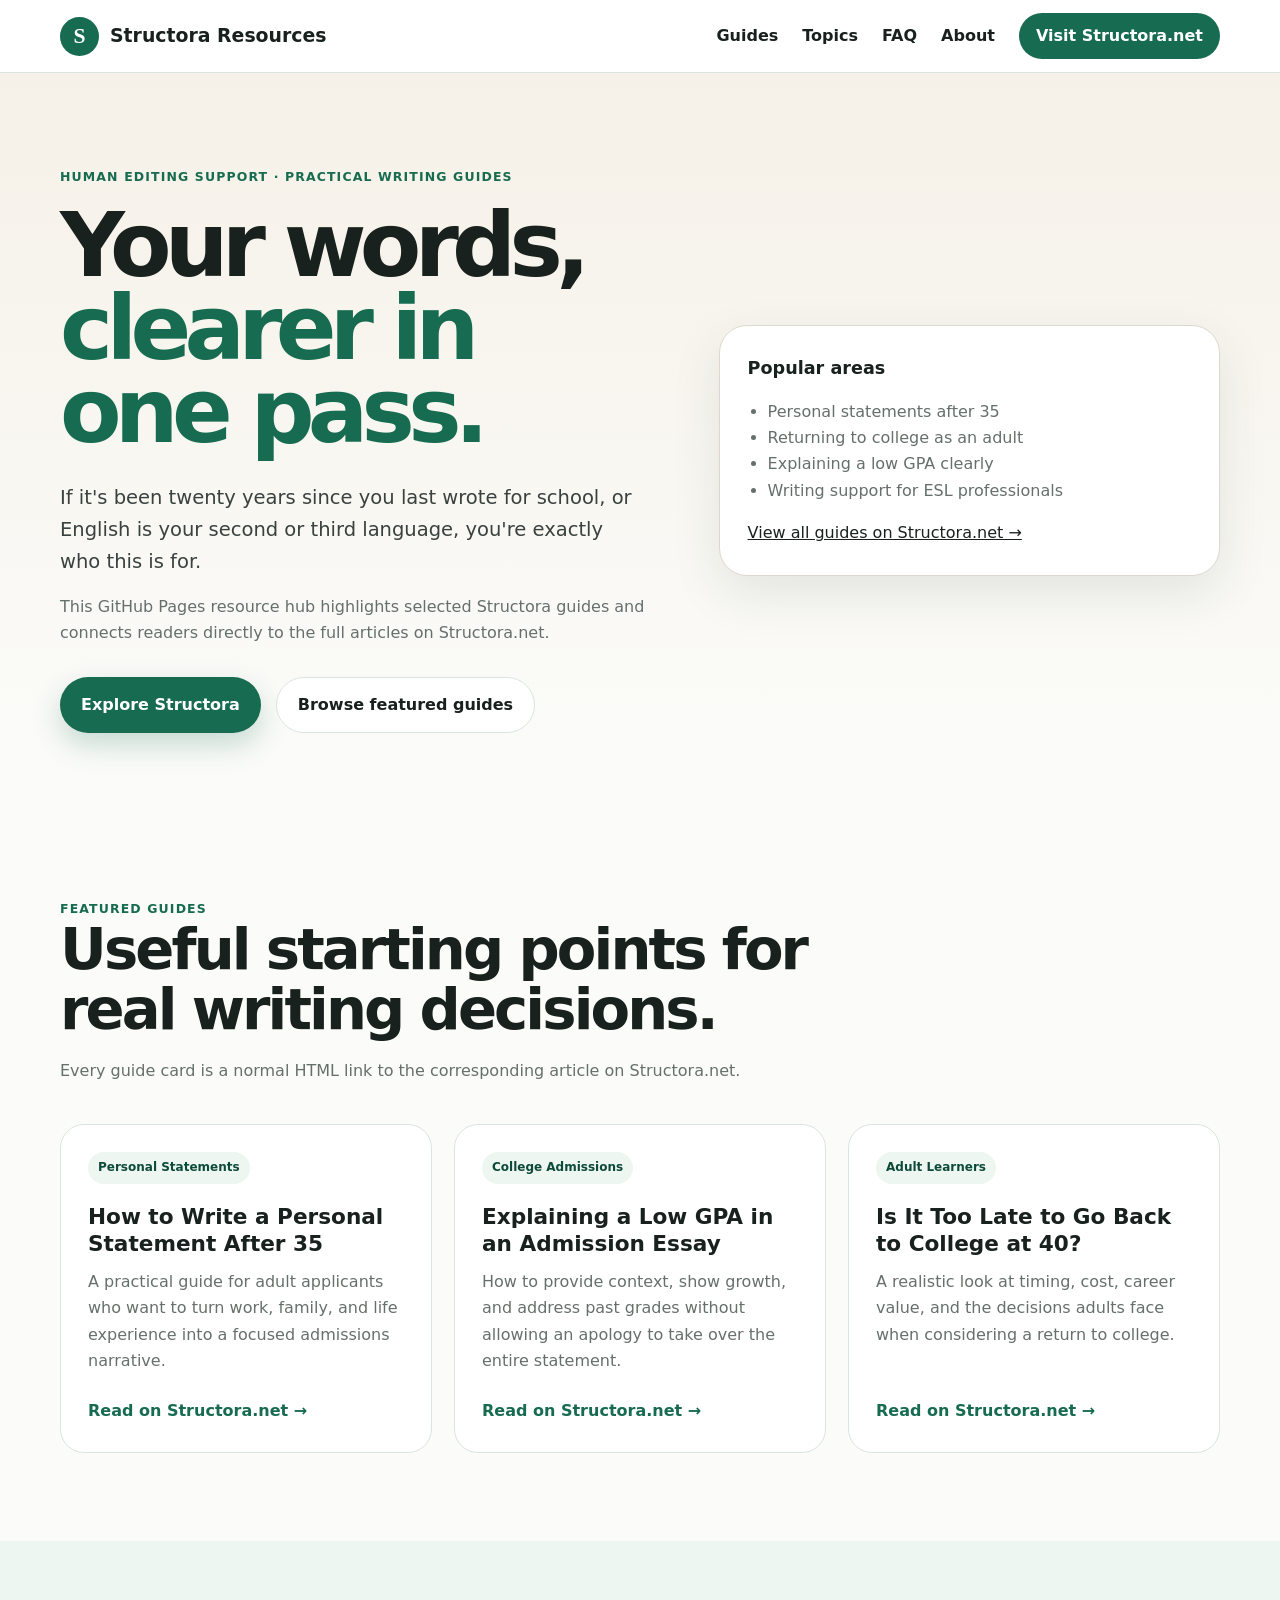
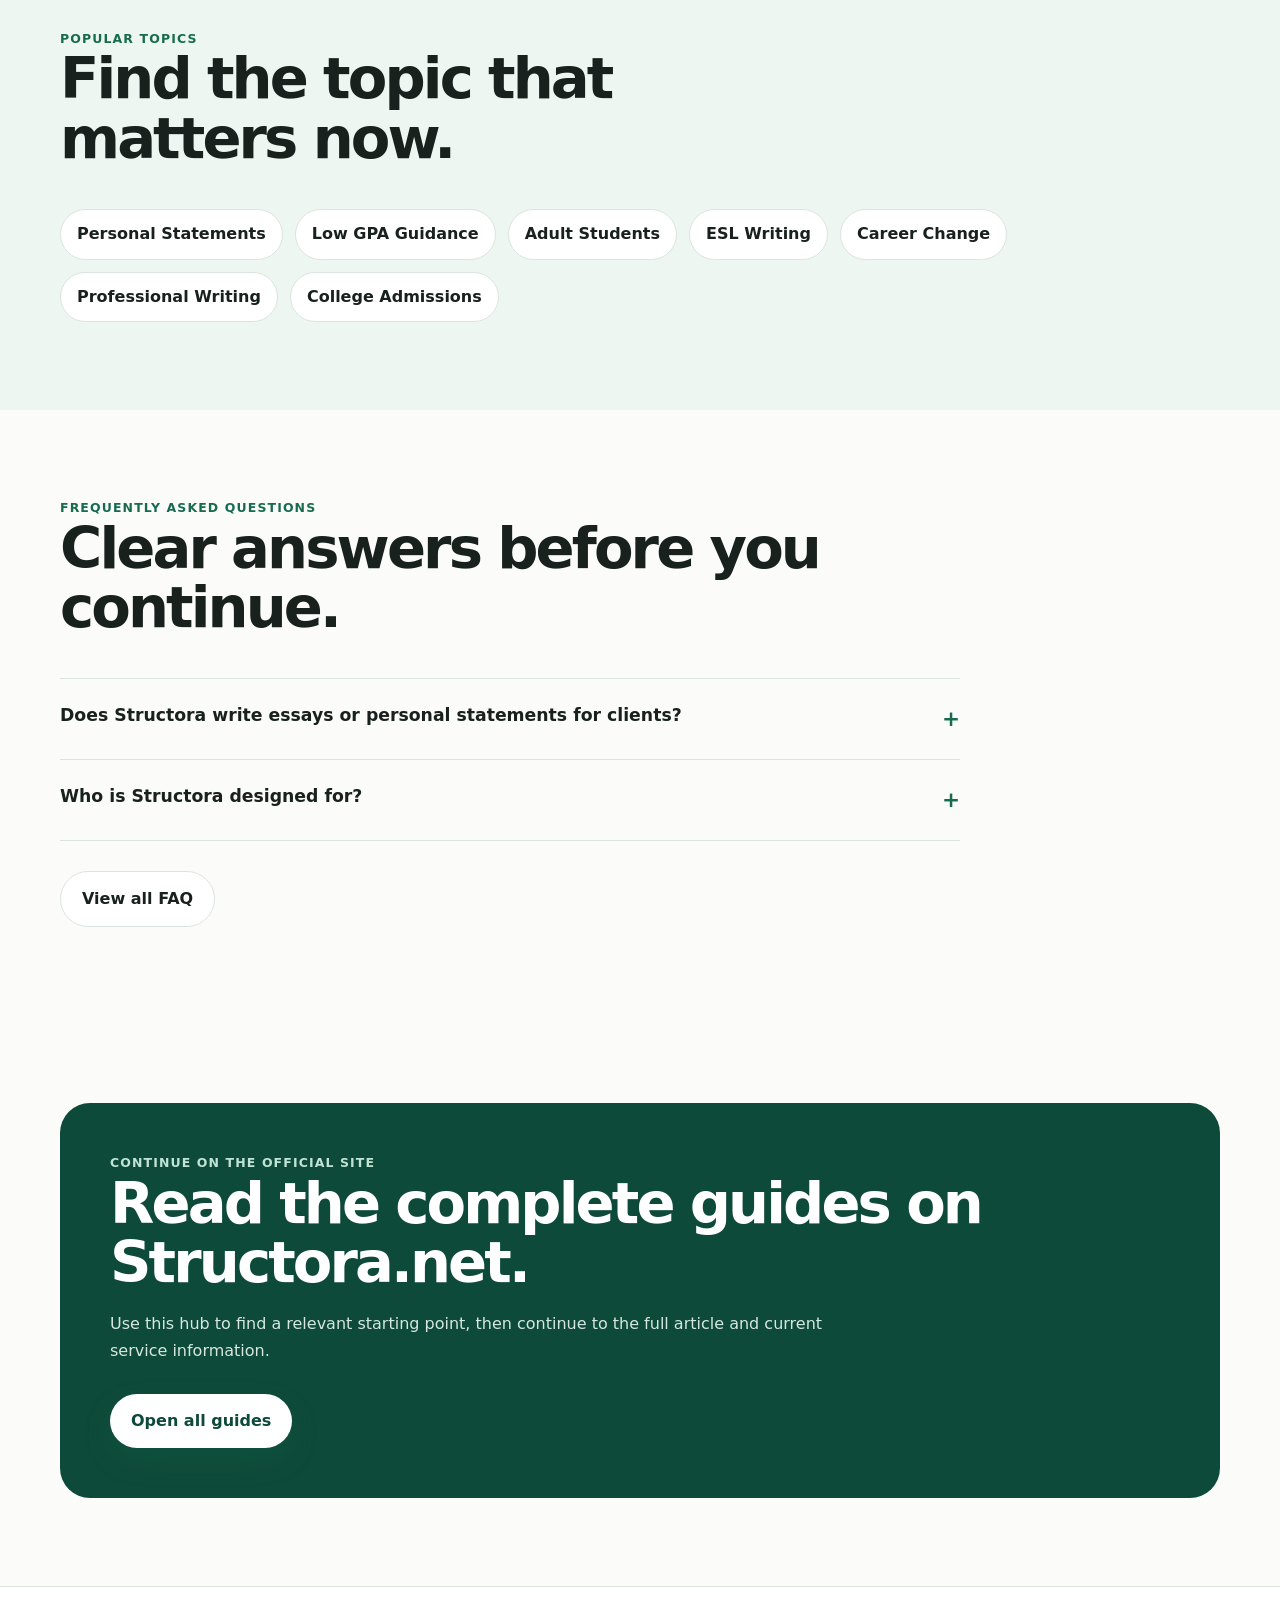
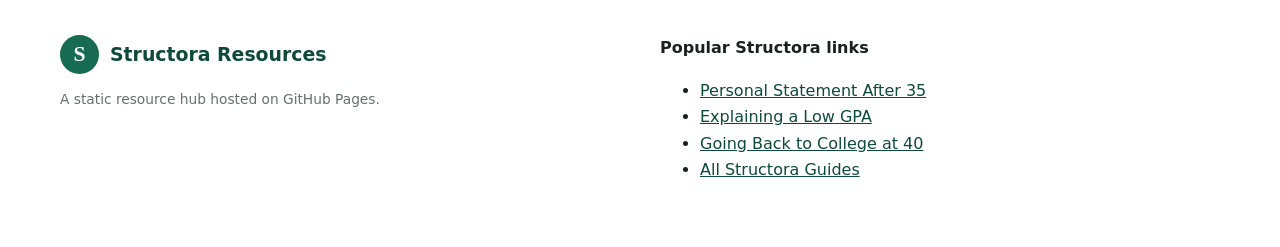
<file: index.html>
<!doctype html><html lang="en">
<head>
<meta charset="utf-8">
<meta name="viewport" content="width=device-width,initial-scale=1">
<title>Structora Resources | Writing Guides for Adult Learners</title>
<meta name="description" content="Explore practical Structora guides for adult learners, career changers, ESL professionals, personal statements, and college admissions.">
<link rel="canonical" href="https://structoranet.github.io/">
<meta name="robots" content="index,follow,max-image-preview:large">
<meta property="og:type" content="website">
<meta property="og:title" content="Structora Resources | Writing Guides for Adult Learners">
<meta property="og:description" content="Explore practical Structora guides for adult learners, career changers, ESL professionals, personal statements, and college admissions.">
<meta property="og:url" content="https://structoranet.github.io/">
<meta name="twitter:card" content="summary">
<link rel="icon" href="assets/favicon.svg" type="image/svg+xml">
<link rel="stylesheet" href="styles.css">
<script type="application/ld+json">{"@context": "https://schema.org", "@type": "WebSite", "name": "Structora Resources", "url": "https://structoranet.github.io/", "description": "A GitHub Pages resource hub linking to Structora writing guides.", "publisher": {"@type": "Organization", "name": "Structora", "url": "https://www.structora.net/"}}</script>
</head>
<body>

<header class="header">
  <div class="container nav">
    <a class="brand" href="index.html"><span class="mark">S</span><span>Structora Resources</span></a>
    <nav class="links" aria-label="Primary navigation">
      <a href="guides.html">Guides</a>
      <a href="topics.html">Topics</a>
      <a href="faq.html">FAQ</a>
      <a href="about.html">About</a>
      <a class="cta" href="https://www.structora.net/">Visit Structora.net</a>
    </nav>
  </div>
</header>
<main>
<section class="hero">
  <div class="container hero-grid">
    <div>
      <div class="kicker">Human editing support · Practical writing guides</div>
      <h1>Your words,<br><span>clearer in one pass.</span></h1>
      <p class="lead">If it's been twenty years since you last wrote for school, or English is your second or third language, you're exactly who this is for.</p>
      <p class="sub">This GitHub Pages resource hub highlights selected Structora guides and connects readers directly to the full articles on Structora.net.</p>
      <div class="actions">
        <a class="button primary" href="https://www.structora.net/">Explore Structora</a>
        <a class="button secondary" href="guides.html">Browse featured guides</a>
      </div>
    </div>
    <aside class="hero-card">
      <strong>Popular areas</strong>
      <ul>
        <li>Personal statements after 35</li>
        <li>Returning to college as an adult</li>
        <li>Explaining a low GPA clearly</li>
        <li>Writing support for ESL professionals</li>
      </ul>
      <a href="https://www.structora.net/guides/">View all guides on Structora.net →</a>
    </aside>
  </div>
</section>

<section class="section">
  <div class="container">
    <div class="section-head">
      <div class="kicker">Featured guides</div>
      <h2>Useful starting points for real writing decisions.</h2>
      <p class="sub">Every guide card is a normal HTML link to the corresponding article on Structora.net.</p>
    </div>
    <div class="grid"><a class="card" href="https://www.structora.net/guides/how-to-write-a-personal-statement-after-35/">
<span class="tag">Personal Statements</span>
<h3>How to Write a Personal Statement After 35</h3>
<p>A practical guide for adult applicants who want to turn work, family, and life experience into a focused admissions narrative.</p>
<span class="read">Read on Structora.net →</span>
</a>
<a class="card" href="https://www.structora.net/guides/explaining-low-gpa-in-admission-essays/">
<span class="tag">College Admissions</span>
<h3>Explaining a Low GPA in an Admission Essay</h3>
<p>How to provide context, show growth, and address past grades without allowing an apology to take over the entire statement.</p>
<span class="read">Read on Structora.net →</span>
</a>
<a class="card" href="https://www.structora.net/guides/is-it-too-late-to-go-back-to-college-at-40/">
<span class="tag">Adult Learners</span>
<h3>Is It Too Late to Go Back to College at 40?</h3>
<p>A realistic look at timing, cost, career value, and the decisions adults face when considering a return to college.</p>
<span class="read">Read on Structora.net →</span>
</a></div>
  </div>
</section>

<section class="section topics">
  <div class="container">
    <div class="section-head"><div class="kicker">Popular topics</div><h2>Find the topic that matters now.</h2></div>
    <div class="topic-wrap">
      <a href="https://www.structora.net/guides/how-to-write-a-personal-statement-after-35/">Personal Statements</a>
      <a href="https://www.structora.net/guides/explaining-low-gpa-in-admission-essays/">Low GPA Guidance</a>
      <a href="https://www.structora.net/guides/is-it-too-late-to-go-back-to-college-at-40/">Adult Students</a>
      <a href="https://www.structora.net/guides/">ESL Writing</a>
      <a href="https://www.structora.net/guides/">Career Change</a>
      <a href="https://www.structora.net/guides/">Professional Writing</a>
      <a href="https://www.structora.net/guides/">College Admissions</a>
    </div>
  </div>
</section>

<section class="section">
  <div class="container">
    <div class="section-head"><div class="kicker">Frequently asked questions</div><h2>Clear answers before you continue.</h2></div>
    <div class="faq-list"><details><summary>Does Structora write essays or personal statements for clients?</summary><p>No. Structora focuses on editing, feedback, clarity, structure, and educational guidance based on the writer’s own draft.</p></details>
<details><summary>Who is Structora designed for?</summary><p>Structora is designed for adult learners, career changers, admissions applicants, ESL professionals, and other writers who want help improving their own work.</p></details></div>
    <div class="actions"><a class="button secondary" href="faq.html">View all FAQ</a></div>
  </div>
</section>

<section class="section">
  <div class="container cta-box">
    <div class="kicker" style="color:#bfe3d5">Continue on the official site</div>
    <h2>Read the complete guides on Structora.net.</h2>
    <p>Use this hub to find a relevant starting point, then continue to the full article and current service information.</p>
    <div class="actions"><a class="button primary" style="background:#fff;color:#0e4a39" href="https://www.structora.net/guides/">Open all guides</a></div>
  </div>
</section>
</main>

<footer class="footer">
  <div class="container footer-grid">
    <div>
      <a class="brand" href="index.html"><span class="mark">S</span><span>Structora Resources</span></a>
      <p class="small">A static resource hub hosted on GitHub Pages.</p>
    </div>
    <div>
      <strong>Popular Structora links</strong>
      <ul>
        <li><a href="https://www.structora.net/guides/how-to-write-a-personal-statement-after-35/">Personal Statement After 35</a></li>
        <li><a href="https://www.structora.net/guides/explaining-low-gpa-in-admission-essays/">Explaining a Low GPA</a></li>
        <li><a href="https://www.structora.net/guides/is-it-too-late-to-go-back-to-college-at-40/">Going Back to College at 40</a></li>
        <li><a href="https://www.structora.net/guides/">All Structora Guides</a></li>
      </ul>
    </div>
  </div>
</footer>
</body></html>
</file>
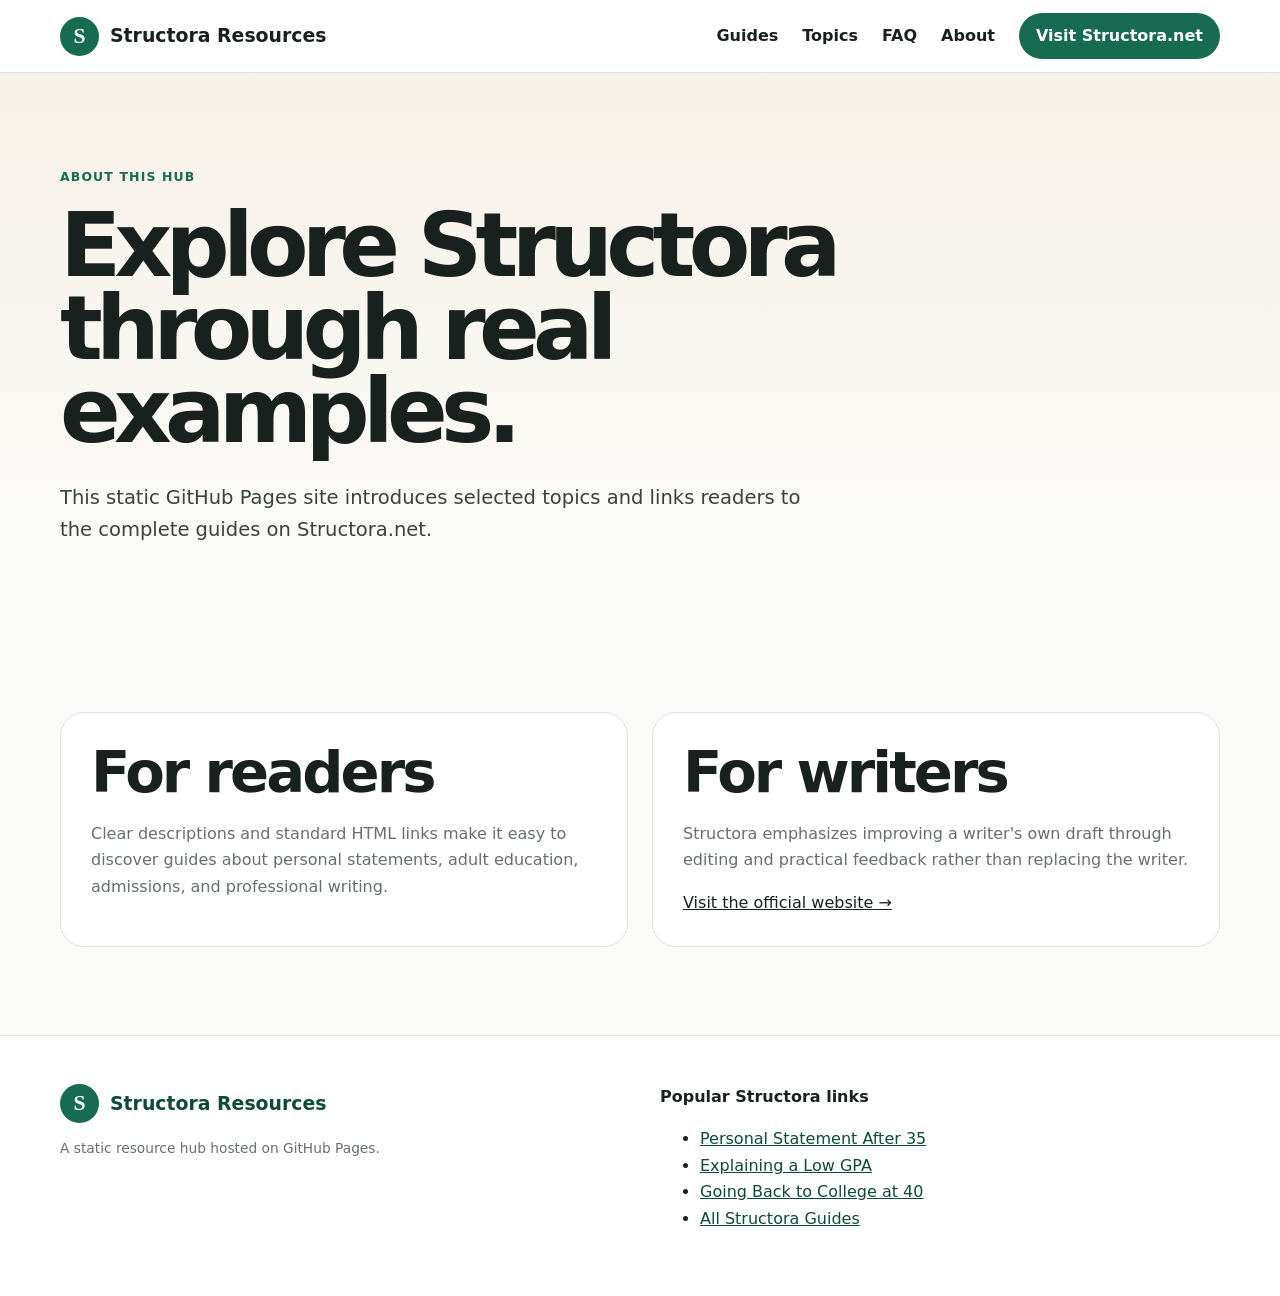
<file: about.html>
<!doctype html><html lang="en">
<head>
<meta charset="utf-8">
<meta name="viewport" content="width=device-width,initial-scale=1">
<title>About Structora Resources | Ethical Writing Support</title>
<meta name="description" content="Learn about this GitHub Pages hub and Structora's focus on editing, practical feedback, and writer ownership.">
<link rel="canonical" href="https://structoranet.github.io/about.html">
<meta name="robots" content="index,follow,max-image-preview:large">
<meta property="og:type" content="website">
<meta property="og:title" content="About Structora Resources | Ethical Writing Support">
<meta property="og:description" content="Learn about this GitHub Pages hub and Structora's focus on editing, practical feedback, and writer ownership.">
<meta property="og:url" content="https://structoranet.github.io/about.html">
<meta name="twitter:card" content="summary">
<link rel="icon" href="assets/favicon.svg" type="image/svg+xml">
<link rel="stylesheet" href="styles.css">

</head>
<body>
<header class="header">
  <div class="container nav">
    <a class="brand" href="index.html"><span class="mark">S</span><span>Structora Resources</span></a>
    <nav class="links" aria-label="Primary navigation">
      <a href="guides.html">Guides</a>
      <a href="topics.html">Topics</a>
      <a href="faq.html">FAQ</a>
      <a href="about.html">About</a>
      <a class="cta" href="https://www.structora.net/">Visit Structora.net</a>
    </nav>
  </div>
</header>
<main>
<section class="hero"><div class="container"><div class="kicker">About this hub</div><h1 style="max-width:920px">Explore Structora through real examples.</h1><p class="lead">This static GitHub Pages site introduces selected topics and links readers to the complete guides on Structora.net.</p></div></section>
<section class="section"><div class="container info-grid">
<article class="info"><h2>For readers</h2><p>Clear descriptions and standard HTML links make it easy to discover guides about personal statements, adult education, admissions, and professional writing.</p></article>
<article class="info"><h2>For writers</h2><p>Structora emphasizes improving a writer's own draft through editing and practical feedback rather than replacing the writer.</p><a href="https://www.structora.net/">Visit the official website →</a></article>
</div></section></main>
<footer class="footer">
  <div class="container footer-grid">
    <div>
      <a class="brand" href="index.html"><span class="mark">S</span><span>Structora Resources</span></a>
      <p class="small">A static resource hub hosted on GitHub Pages.</p>
    </div>
    <div>
      <strong>Popular Structora links</strong>
      <ul>
        <li><a href="https://www.structora.net/guides/how-to-write-a-personal-statement-after-35/">Personal Statement After 35</a></li>
        <li><a href="https://www.structora.net/guides/explaining-low-gpa-in-admission-essays/">Explaining a Low GPA</a></li>
        <li><a href="https://www.structora.net/guides/is-it-too-late-to-go-back-to-college-at-40/">Going Back to College at 40</a></li>
        <li><a href="https://www.structora.net/guides/">All Structora Guides</a></li>
      </ul>
    </div>
  </div>
</footer></body></html>
</file>
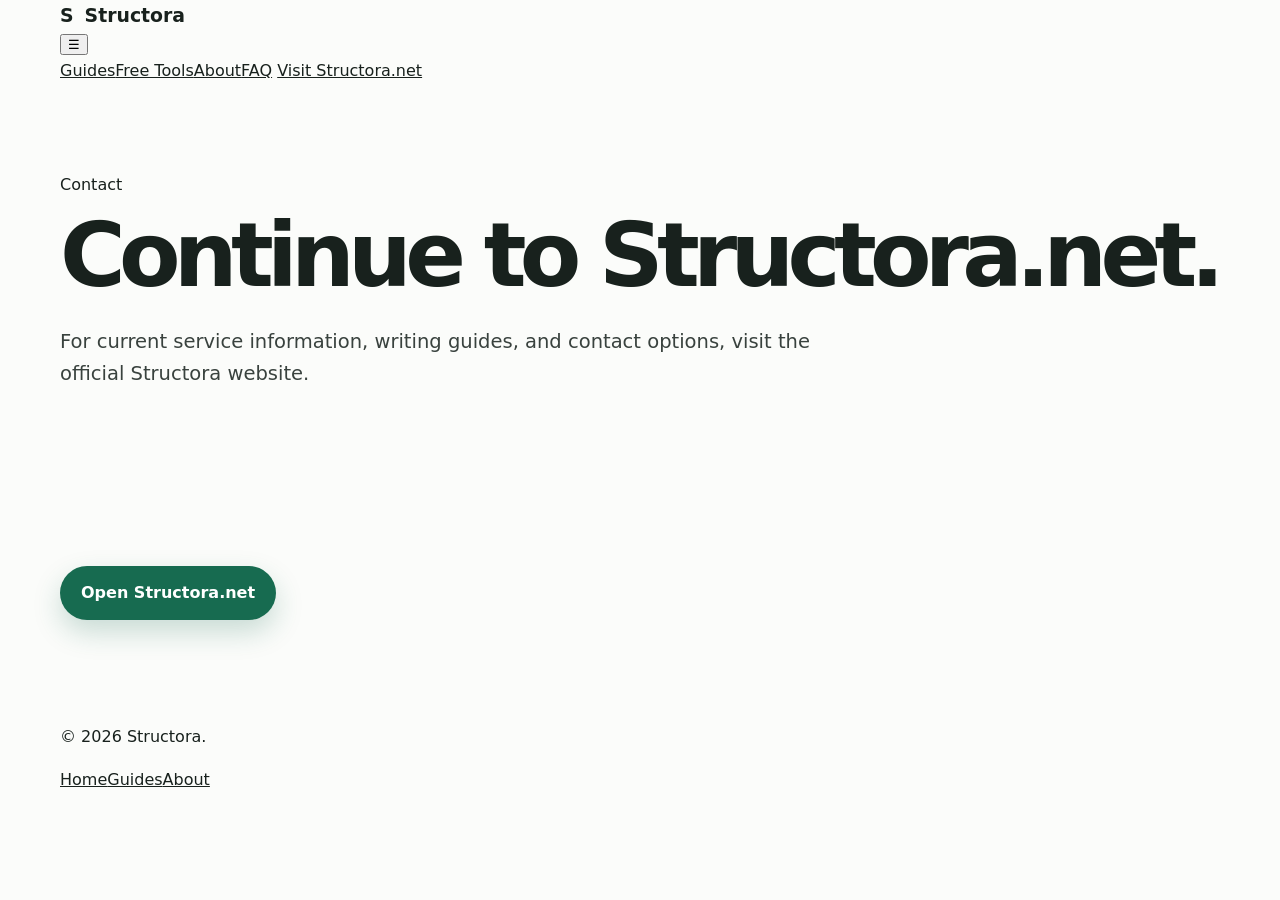
<file: contact.html>
<!DOCTYPE html>
<html lang="en">
<head>
  <meta charset="UTF-8">
  <meta name="viewport" content="width=device-width, initial-scale=1.0">
  <meta name="description" content="Contact Structora.">
  <title>Contact | Structora</title>
  <link rel="icon" href="assets/favicon.svg" type="image/svg+xml">
  <link rel="stylesheet" href="styles.css">
  <script defer src="script.js"></script>
</head>
<body>
  <header class="site-header">
    <div class="container nav-wrap">
      <a class="brand" href="index.html"><span class="brand-mark">S</span><span>Structora</span></a>
      <button class="menu-toggle" aria-label="Open menu" aria-expanded="false">☰</button>
      <nav class="site-nav">
        <a href="guides.html">Guides</a><a href="tools.html">Free Tools</a><a href="about.html">About</a><a href="faq.html">FAQ</a>
        <a class="nav-button" href="https://www.structora.net/" target="_blank" rel="noopener">Visit Structora.net</a>
      </nav>
    </div>
  </header>
  <main>
    <section class="page-hero section compact">
      <div class="container narrow reveal">
        <span class="eyebrow">Contact</span>
        <h1>Continue to Structora.net.</h1>
        <p class="lead">For current service information, writing guides, and contact options, visit the official Structora website.</p>
      </div>
    </section>
    <section class="section compact"><div class="container narrow center reveal">
      <a class="button primary" href="https://www.structora.net/" target="_blank" rel="noopener">Open Structora.net</a>
    </div></section>
  </main>
  <footer class="site-footer">
    <div class="container footer-wrap">
      <p>© 2026 Structora.</p>
      <nav><a href="index.html">Home</a><a href="guides.html">Guides</a><a href="about.html">About</a></nav>
    </div>
  </footer>
</body>
</html>
</file>
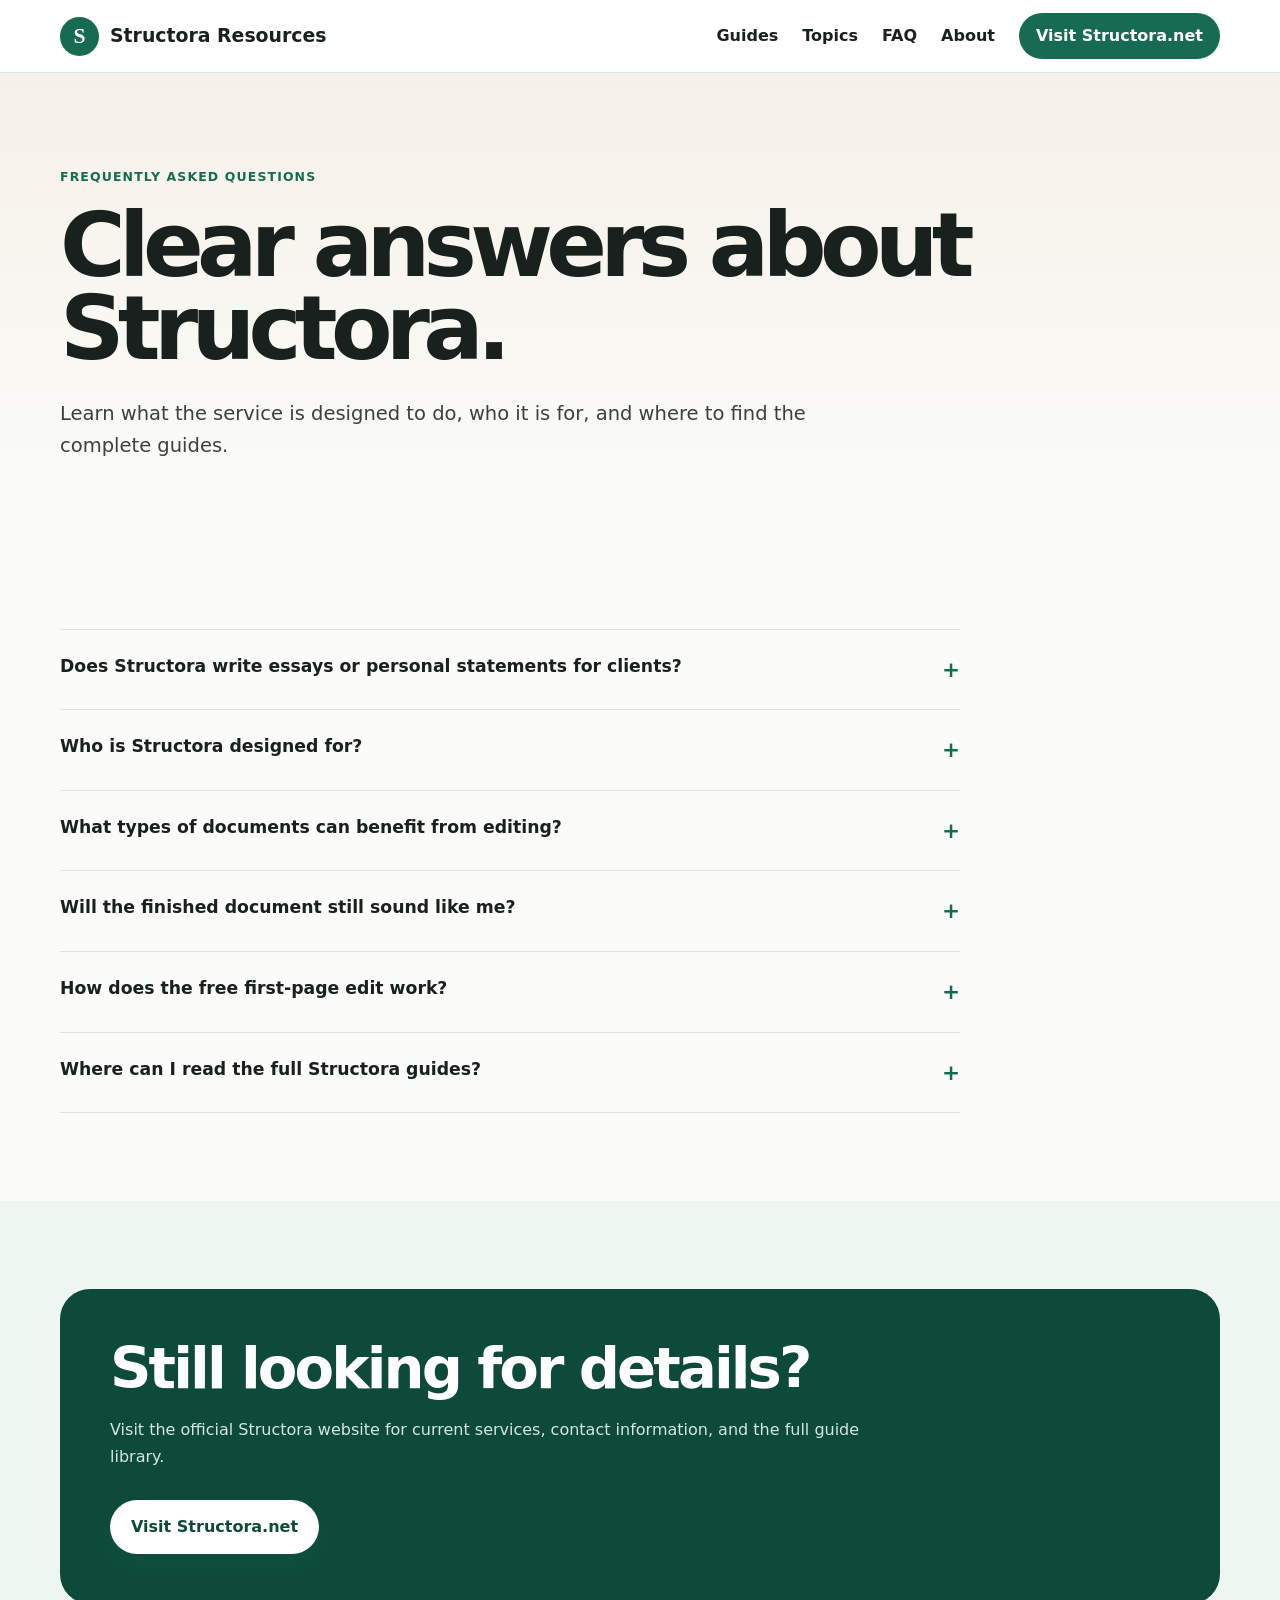
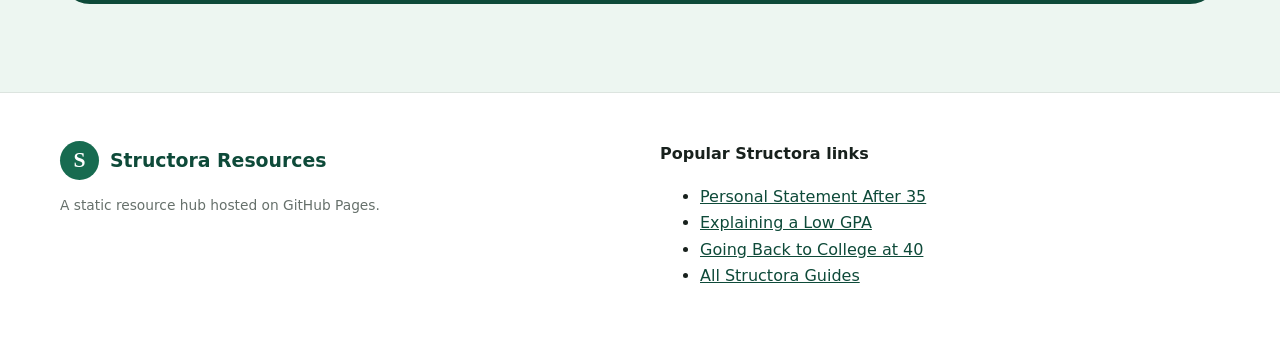
<file: faq.html>
<!doctype html><html lang="en">
<head>
<meta charset="utf-8">
<meta name="viewport" content="width=device-width,initial-scale=1">
<title>Structora FAQ | Editing, Guides and Writer Ownership</title>
<meta name="description" content="Answers about Structora editing support, adult learners, ESL writing, document types, writer ownership, and guide access.">
<link rel="canonical" href="https://structoranet.github.io/faq.html">
<meta name="robots" content="index,follow,max-image-preview:large">
<meta property="og:type" content="website">
<meta property="og:title" content="Structora FAQ | Editing, Guides and Writer Ownership">
<meta property="og:description" content="Answers about Structora editing support, adult learners, ESL writing, document types, writer ownership, and guide access.">
<meta property="og:url" content="https://structoranet.github.io/faq.html">
<meta name="twitter:card" content="summary">
<link rel="icon" href="assets/favicon.svg" type="image/svg+xml">
<link rel="stylesheet" href="styles.css">
<script type="application/ld+json">{"@context": "https://schema.org", "@type": "FAQPage", "mainEntity": [{"@type": "Question", "name": "Does Structora write essays or personal statements for clients?", "acceptedAnswer": {"@type": "Answer", "text": "No. Structora focuses on editing, feedback, clarity, structure, and educational guidance based on the writer\u2019s own draft."}}, {"@type": "Question", "name": "Who is Structora designed for?", "acceptedAnswer": {"@type": "Answer", "text": "Structora is designed for adult learners, career changers, admissions applicants, ESL professionals, and other writers who want help improving their own work."}}, {"@type": "Question", "name": "What types of documents can benefit from editing?", "acceptedAnswer": {"@type": "Answer", "text": "Personal statements, admissions materials, academic drafts, professional emails, reports, cover letters, and other documents where clarity and organization matter."}}, {"@type": "Question", "name": "Will the finished document still sound like me?", "acceptedAnswer": {"@type": "Answer", "text": "That is the goal. The editing approach is built around preserving the writer\u2019s meaning and voice while improving clarity, flow, grammar, and structure."}}, {"@type": "Question", "name": "How does the free first-page edit work?", "acceptedAnswer": {"@type": "Answer", "text": "Current details and availability are provided on the official Structora website. This GitHub Pages site links directly to the official contact and service information."}}, {"@type": "Question", "name": "Where can I read the full Structora guides?", "acceptedAnswer": {"@type": "Answer", "text": "Use the guide links on this site or visit the complete guides directory on Structora.net."}}]}</script>
</head>
<body>
<header class="header">
  <div class="container nav">
    <a class="brand" href="index.html"><span class="mark">S</span><span>Structora Resources</span></a>
    <nav class="links" aria-label="Primary navigation">
      <a href="guides.html">Guides</a>
      <a href="topics.html">Topics</a>
      <a href="faq.html">FAQ</a>
      <a href="about.html">About</a>
      <a class="cta" href="https://www.structora.net/">Visit Structora.net</a>
    </nav>
  </div>
</header>
<main>
<section class="hero"><div class="container"><div class="kicker">Frequently asked questions</div><h1 style="max-width:950px">Clear answers about Structora.</h1><p class="lead">Learn what the service is designed to do, who it is for, and where to find the complete guides.</p></div></section>
<section class="section"><div class="container"><div class="faq-list"><details><summary>Does Structora write essays or personal statements for clients?</summary><p>No. Structora focuses on editing, feedback, clarity, structure, and educational guidance based on the writer’s own draft.</p></details>
<details><summary>Who is Structora designed for?</summary><p>Structora is designed for adult learners, career changers, admissions applicants, ESL professionals, and other writers who want help improving their own work.</p></details>
<details><summary>What types of documents can benefit from editing?</summary><p>Personal statements, admissions materials, academic drafts, professional emails, reports, cover letters, and other documents where clarity and organization matter.</p></details>
<details><summary>Will the finished document still sound like me?</summary><p>That is the goal. The editing approach is built around preserving the writer’s meaning and voice while improving clarity, flow, grammar, and structure.</p></details>
<details><summary>How does the free first-page edit work?</summary><p>Current details and availability are provided on the official Structora website. This GitHub Pages site links directly to the official contact and service information.</p></details>
<details><summary>Where can I read the full Structora guides?</summary><p>Use the guide links on this site or visit the complete guides directory on Structora.net.</p></details></div></div></section>
<section class="section topics"><div class="container cta-box"><h2>Still looking for details?</h2><p>Visit the official Structora website for current services, contact information, and the full guide library.</p><div class="actions"><a class="button primary" style="background:#fff;color:#0e4a39" href="https://www.structora.net/">Visit Structora.net</a></div></div></section>
</main>
<footer class="footer">
  <div class="container footer-grid">
    <div>
      <a class="brand" href="index.html"><span class="mark">S</span><span>Structora Resources</span></a>
      <p class="small">A static resource hub hosted on GitHub Pages.</p>
    </div>
    <div>
      <strong>Popular Structora links</strong>
      <ul>
        <li><a href="https://www.structora.net/guides/how-to-write-a-personal-statement-after-35/">Personal Statement After 35</a></li>
        <li><a href="https://www.structora.net/guides/explaining-low-gpa-in-admission-essays/">Explaining a Low GPA</a></li>
        <li><a href="https://www.structora.net/guides/is-it-too-late-to-go-back-to-college-at-40/">Going Back to College at 40</a></li>
        <li><a href="https://www.structora.net/guides/">All Structora Guides</a></li>
      </ul>
    </div>
  </div>
</footer></body></html>
</file>
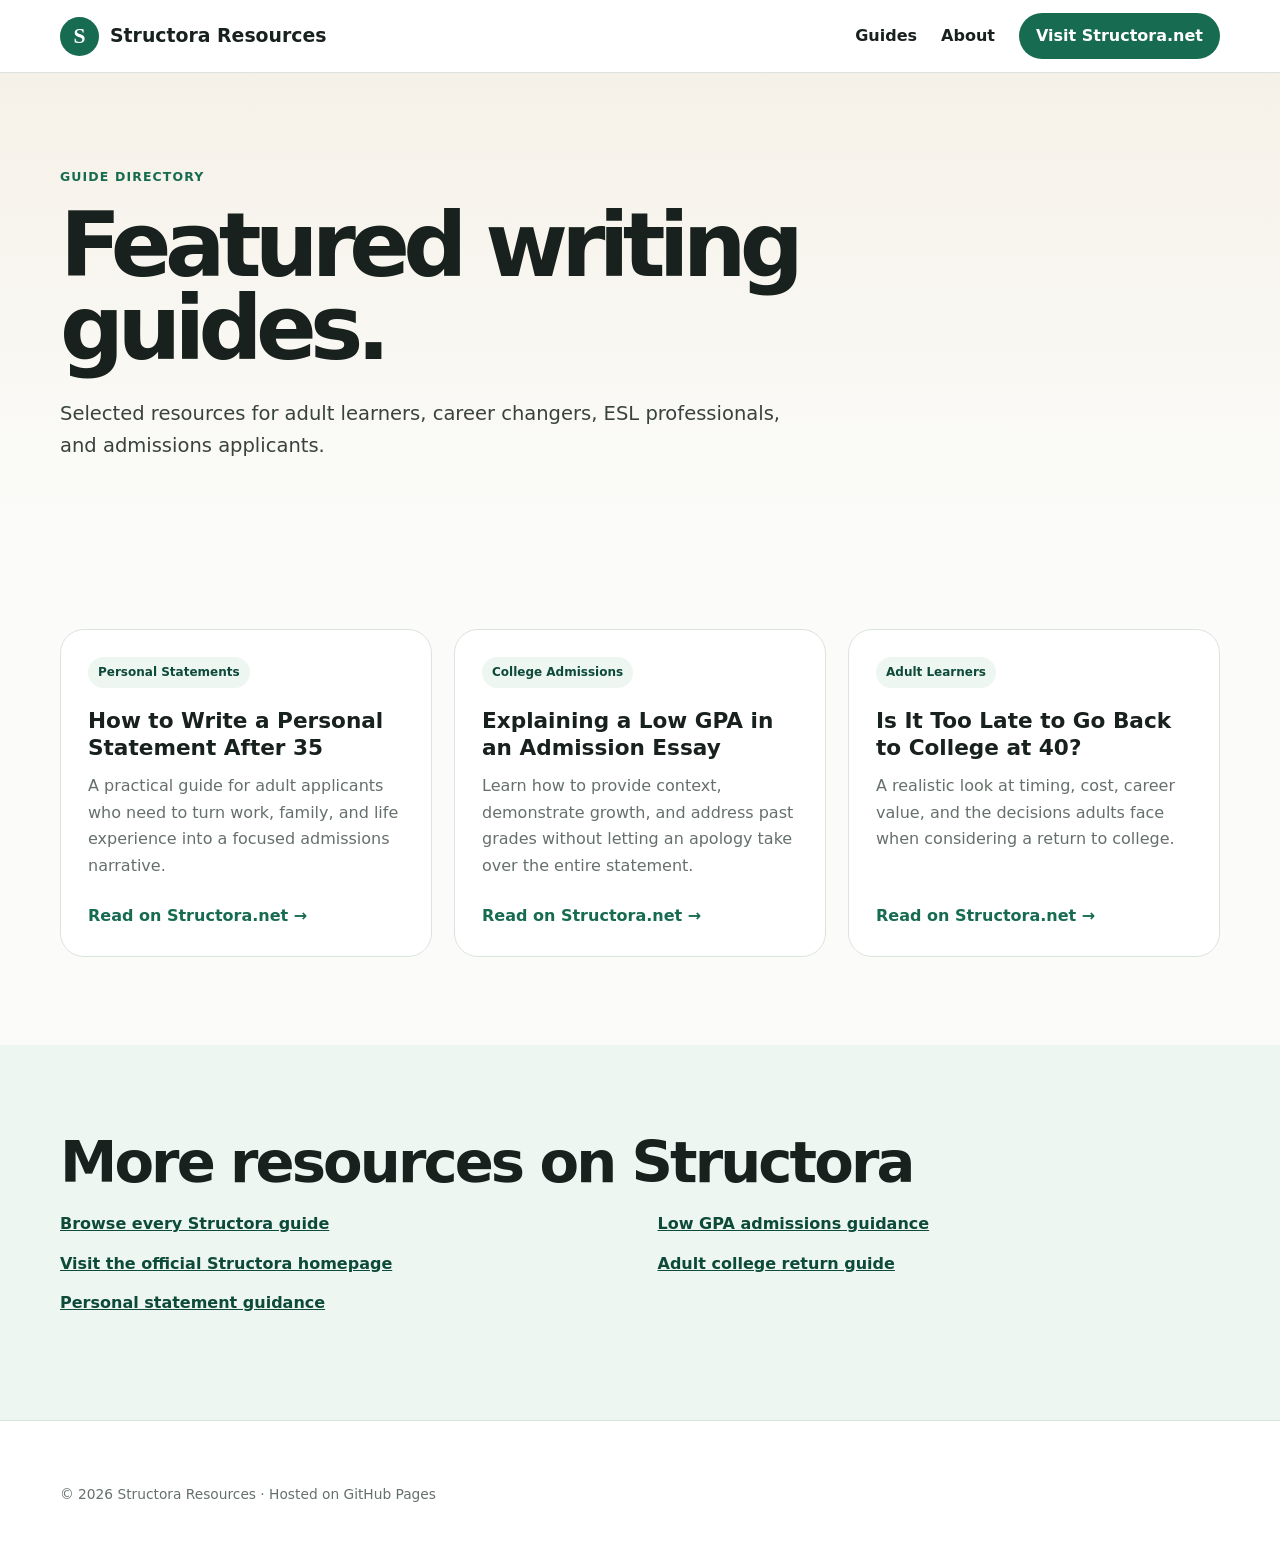
<file: guides.html>
<!doctype html>
<html lang="en">
<head>
<meta charset="utf-8"><meta name="viewport" content="width=device-width,initial-scale=1">
<title>Featured Structora Writing Guides | Adult Learners and Admissions</title>
<meta name="description" content="Browse selected Structora guides about personal statements, low GPA explanations, returning to college, adult learners, and ESL writing.">
<link rel="canonical" href="https://structoranet.github.io/guides.html">
<meta name="robots" content="index,follow,max-image-preview:large">
<link rel="icon" href="assets/favicon.svg" type="image/svg+xml"><link rel="stylesheet" href="styles.css">
</head>
<body>
<header class="header"><div class="container nav"><a class="brand" href="index.html"><span class="mark">S</span><span>Structora Resources</span></a><nav class="links"><a href="guides.html">Guides</a><a href="about.html">About</a><a class="cta" href="https://www.structora.net/">Visit Structora.net</a></nav></div></header>
<main>
<section class="hero"><div class="container"><div class="kicker">Guide directory</div><h1 style="max-width:900px">Featured writing guides.</h1><p class="lead">Selected resources for adult learners, career changers, ESL professionals, and admissions applicants.</p></div></section>
<section class="section"><div class="container"><div class="grid"><a class="card" href="https://www.structora.net/guides/how-to-write-a-personal-statement-after-35/">
  <span class="tag">Personal Statements</span>
  <h3>How to Write a Personal Statement After 35</h3>
  <p>A practical guide for adult applicants who need to turn work, family, and life experience into a focused admissions narrative.</p>
  <span class="read">Read on Structora.net →</span>
</a>
<a class="card" href="https://www.structora.net/guides/explaining-low-gpa-in-admission-essays/">
  <span class="tag">College Admissions</span>
  <h3>Explaining a Low GPA in an Admission Essay</h3>
  <p>Learn how to provide context, demonstrate growth, and address past grades without letting an apology take over the entire statement.</p>
  <span class="read">Read on Structora.net →</span>
</a>
<a class="card" href="https://www.structora.net/guides/is-it-too-late-to-go-back-to-college-at-40/">
  <span class="tag">Adult Learners</span>
  <h3>Is It Too Late to Go Back to College at 40?</h3>
  <p>A realistic look at timing, cost, career value, and the decisions adults face when considering a return to college.</p>
  <span class="read">Read on Structora.net →</span>
</a></div></div></section>
<section class="section topics"><div class="container"><h2>More resources on Structora</h2><ul class="text-links">
<li><a href="https://www.structora.net/guides/">Browse every Structora guide</a></li>
<li><a href="https://www.structora.net/">Visit the official Structora homepage</a></li>
<li><a href="https://www.structora.net/guides/how-to-write-a-personal-statement-after-35/">Personal statement guidance</a></li>
<li><a href="https://www.structora.net/guides/explaining-low-gpa-in-admission-essays/">Low GPA admissions guidance</a></li>
<li><a href="https://www.structora.net/guides/is-it-too-late-to-go-back-to-college-at-40/">Adult college return guide</a></li>
</ul></div></section>
</main>
<footer class="footer"><div class="container"><p class="small">© 2026 Structora Resources · Hosted on GitHub Pages</p></div></footer>
</body></html>
</file>
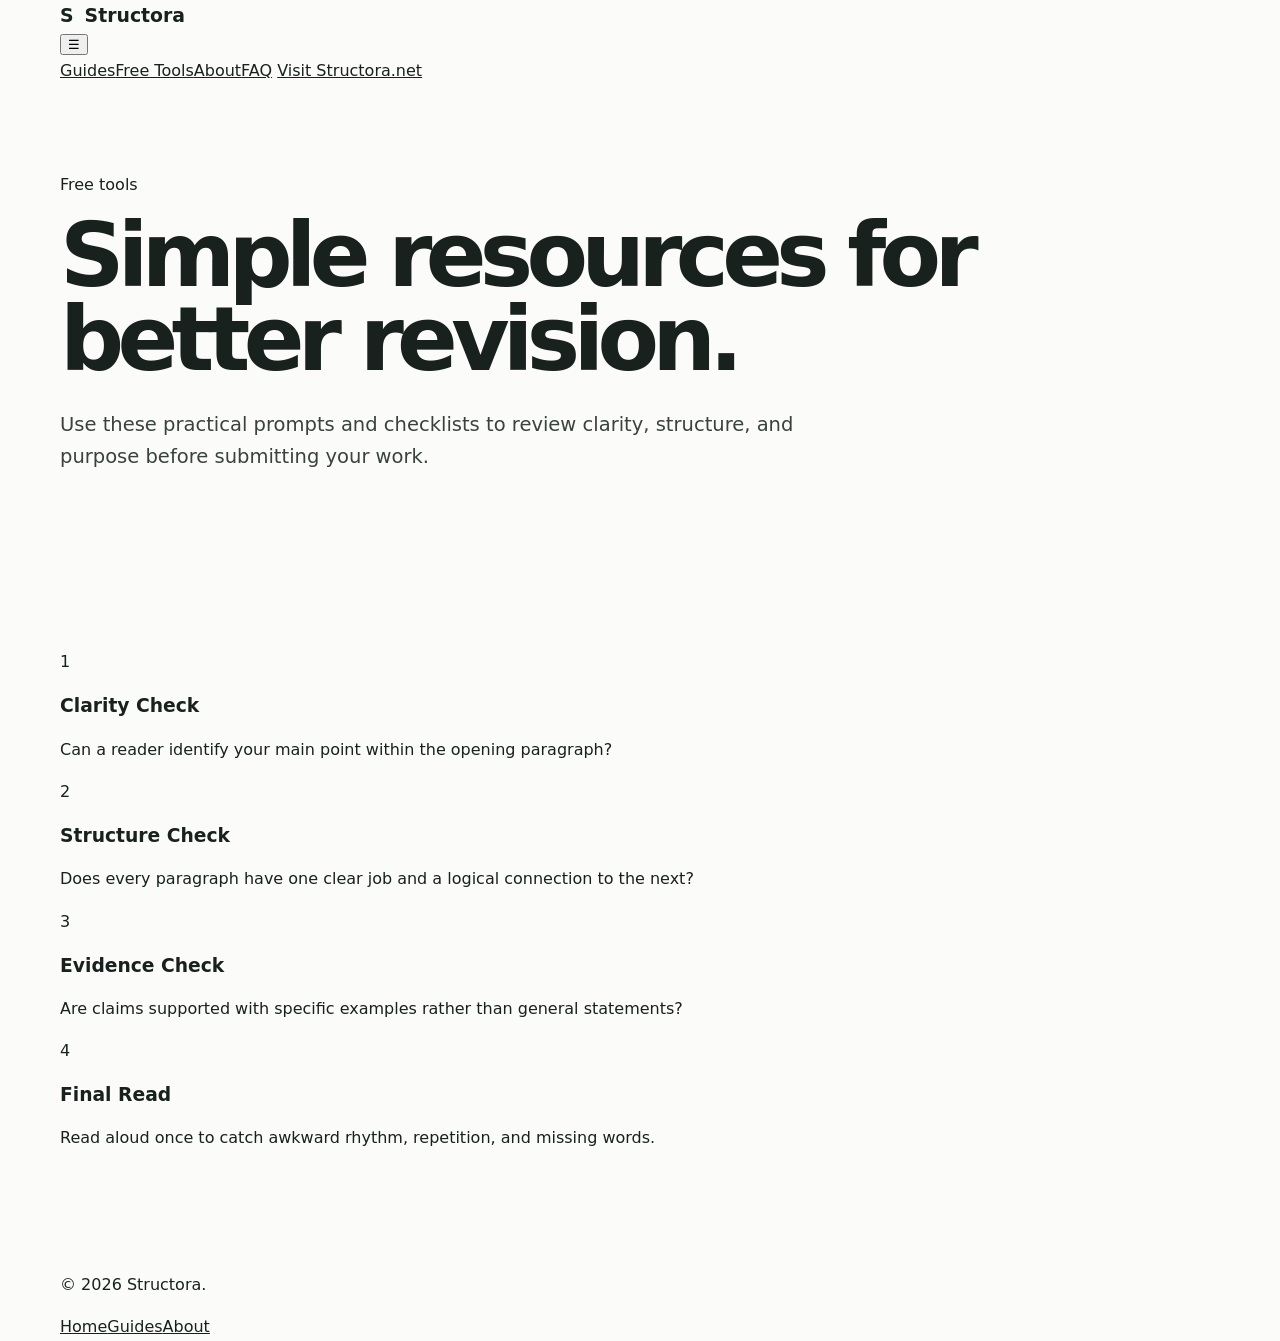
<file: tools.html>
<!DOCTYPE html>
<html lang="en">
<head>
  <meta charset="UTF-8">
  <meta name="viewport" content="width=device-width, initial-scale=1.0">
  <meta name="description" content="Free writing tools and revision resources from Structora.">
  <title>Free Tools | Structora</title>
  <link rel="icon" href="assets/favicon.svg" type="image/svg+xml">
  <link rel="stylesheet" href="styles.css">
  <script defer src="script.js"></script>
</head>
<body>
  <header class="site-header">
    <div class="container nav-wrap">
      <a class="brand" href="index.html"><span class="brand-mark">S</span><span>Structora</span></a>
      <button class="menu-toggle" aria-label="Open menu" aria-expanded="false">☰</button>
      <nav class="site-nav">
        <a href="guides.html">Guides</a><a href="tools.html">Free Tools</a><a href="about.html">About</a><a href="faq.html">FAQ</a>
        <a class="nav-button" href="https://www.structora.net/" target="_blank" rel="noopener">Visit Structora.net</a>
      </nav>
    </div>
  </header>
  <main>
    <section class="page-hero section compact">
      <div class="container narrow reveal">
        <span class="eyebrow">Free tools</span>
        <h1>Simple resources for better revision.</h1>
        <p class="lead">Use these practical prompts and checklists to review clarity, structure, and purpose before submitting your work.</p>
      </div>
    </section>
    <section class="section compact"><div class="container feature-grid">
      <article class="feature-card reveal"><div class="icon">1</div><h3>Clarity Check</h3><p>Can a reader identify your main point within the opening paragraph?</p></article>
      <article class="feature-card reveal"><div class="icon">2</div><h3>Structure Check</h3><p>Does every paragraph have one clear job and a logical connection to the next?</p></article>
      <article class="feature-card reveal"><div class="icon">3</div><h3>Evidence Check</h3><p>Are claims supported with specific examples rather than general statements?</p></article>
      <article class="feature-card reveal"><div class="icon">4</div><h3>Final Read</h3><p>Read aloud once to catch awkward rhythm, repetition, and missing words.</p></article>
    </div></section>
  </main>
  <footer class="site-footer">
    <div class="container footer-wrap">
      <p>© 2026 Structora.</p>
      <nav><a href="index.html">Home</a><a href="guides.html">Guides</a><a href="about.html">About</a></nav>
    </div>
  </footer>
</body>
</html>
</file>
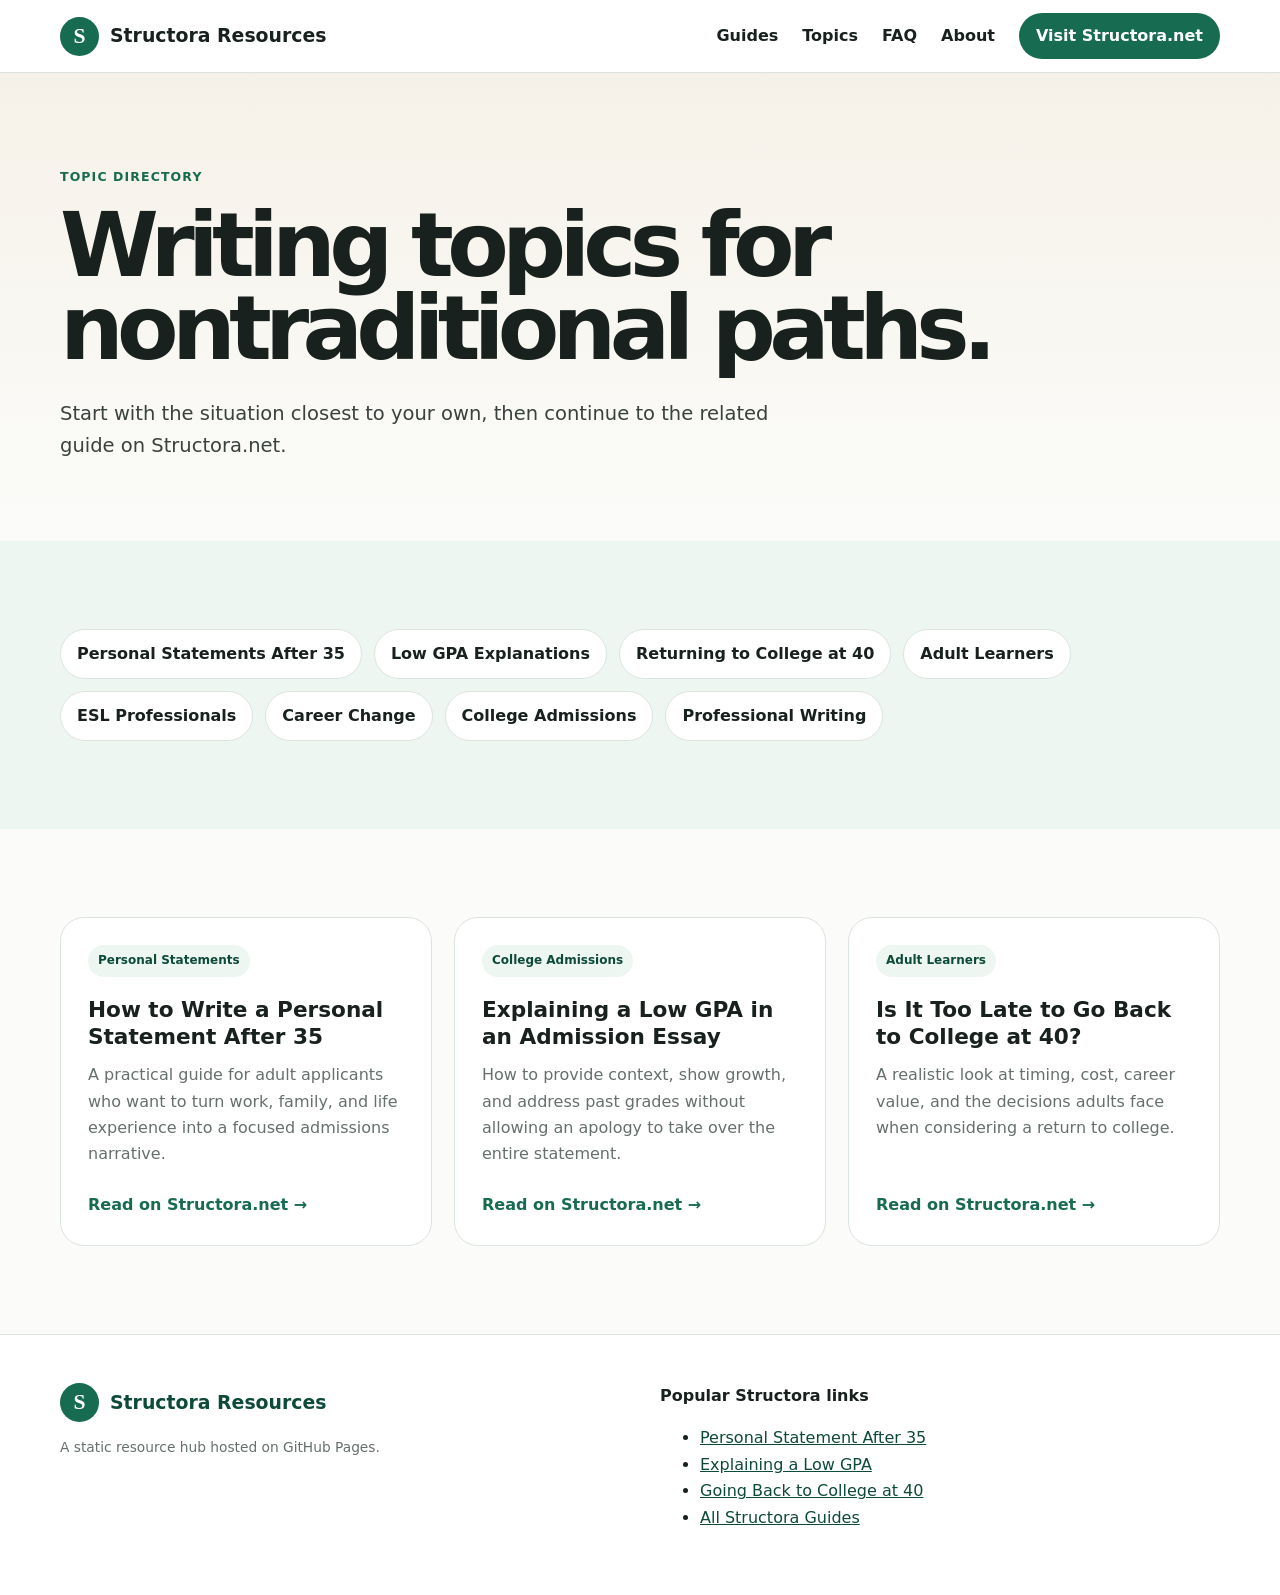
<file: topics.html>
<!doctype html><html lang="en">
<head>
<meta charset="utf-8">
<meta name="viewport" content="width=device-width,initial-scale=1">
<title>Structora Writing Topics | Personal Statements, Adult Learners and ESL</title>
<meta name="description" content="Explore Structora writing topics including personal statements, adult learners, low GPA guidance, ESL writing, career change, and admissions.">
<link rel="canonical" href="https://structoranet.github.io/topics.html">
<meta name="robots" content="index,follow,max-image-preview:large">
<meta property="og:type" content="website">
<meta property="og:title" content="Structora Writing Topics | Personal Statements, Adult Learners and ESL">
<meta property="og:description" content="Explore Structora writing topics including personal statements, adult learners, low GPA guidance, ESL writing, career change, and admissions.">
<meta property="og:url" content="https://structoranet.github.io/topics.html">
<meta name="twitter:card" content="summary">
<link rel="icon" href="assets/favicon.svg" type="image/svg+xml">
<link rel="stylesheet" href="styles.css">

</head>
<body>
<header class="header">
  <div class="container nav">
    <a class="brand" href="index.html"><span class="mark">S</span><span>Structora Resources</span></a>
    <nav class="links" aria-label="Primary navigation">
      <a href="guides.html">Guides</a>
      <a href="topics.html">Topics</a>
      <a href="faq.html">FAQ</a>
      <a href="about.html">About</a>
      <a class="cta" href="https://www.structora.net/">Visit Structora.net</a>
    </nav>
  </div>
</header>
<main>
<section class="hero"><div class="container"><div class="kicker">Topic directory</div><h1 style="max-width:980px">Writing topics for nontraditional paths.</h1><p class="lead">Start with the situation closest to your own, then continue to the related guide on Structora.net.</p></div></section>
<section class="section topics"><div class="container"><div class="topic-wrap">
<a href="https://www.structora.net/guides/how-to-write-a-personal-statement-after-35/">Personal Statements After 35</a>
<a href="https://www.structora.net/guides/explaining-low-gpa-in-admission-essays/">Low GPA Explanations</a>
<a href="https://www.structora.net/guides/is-it-too-late-to-go-back-to-college-at-40/">Returning to College at 40</a>
<a href="https://www.structora.net/guides/">Adult Learners</a>
<a href="https://www.structora.net/guides/">ESL Professionals</a>
<a href="https://www.structora.net/guides/">Career Change</a>
<a href="https://www.structora.net/guides/">College Admissions</a>
<a href="https://www.structora.net/guides/">Professional Writing</a>
</div></div></section>
<section class="section"><div class="container"><div class="grid"><a class="card" href="https://www.structora.net/guides/how-to-write-a-personal-statement-after-35/">
<span class="tag">Personal Statements</span>
<h3>How to Write a Personal Statement After 35</h3>
<p>A practical guide for adult applicants who want to turn work, family, and life experience into a focused admissions narrative.</p>
<span class="read">Read on Structora.net →</span>
</a>
<a class="card" href="https://www.structora.net/guides/explaining-low-gpa-in-admission-essays/">
<span class="tag">College Admissions</span>
<h3>Explaining a Low GPA in an Admission Essay</h3>
<p>How to provide context, show growth, and address past grades without allowing an apology to take over the entire statement.</p>
<span class="read">Read on Structora.net →</span>
</a>
<a class="card" href="https://www.structora.net/guides/is-it-too-late-to-go-back-to-college-at-40/">
<span class="tag">Adult Learners</span>
<h3>Is It Too Late to Go Back to College at 40?</h3>
<p>A realistic look at timing, cost, career value, and the decisions adults face when considering a return to college.</p>
<span class="read">Read on Structora.net →</span>
</a></div></div></section>
</main>
<footer class="footer">
  <div class="container footer-grid">
    <div>
      <a class="brand" href="index.html"><span class="mark">S</span><span>Structora Resources</span></a>
      <p class="small">A static resource hub hosted on GitHub Pages.</p>
    </div>
    <div>
      <strong>Popular Structora links</strong>
      <ul>
        <li><a href="https://www.structora.net/guides/how-to-write-a-personal-statement-after-35/">Personal Statement After 35</a></li>
        <li><a href="https://www.structora.net/guides/explaining-low-gpa-in-admission-essays/">Explaining a Low GPA</a></li>
        <li><a href="https://www.structora.net/guides/is-it-too-late-to-go-back-to-college-at-40/">Going Back to College at 40</a></li>
        <li><a href="https://www.structora.net/guides/">All Structora Guides</a></li>
      </ul>
    </div>
  </div>
</footer></body></html>
</file>
<file: styles.css>
:root{
  --ink:#18211d;--muted:#66706b;--green:#176b50;--green-dark:#0e4a39;
  --soft:#edf6f1;--cream:#f6f1e8;--paper:#fff;--line:#dce4df;
  --shadow:0 18px 50px rgba(28,56,45,.10);--radius:24px
}
*{box-sizing:border-box}
html{scroll-behavior:smooth}
body{margin:0;font-family:Inter,ui-sans-serif,system-ui,-apple-system,"Segoe UI",sans-serif;color:var(--ink);background:#fbfcfa;line-height:1.65}
a{color:inherit}
img{max-width:100%;display:block}
.container{width:min(1160px,calc(100% - 36px));margin:auto}
.header{position:sticky;top:0;z-index:20;background:rgba(255,255,255,.92);backdrop-filter:blur(14px);border-bottom:1px solid var(--line)}
.nav{min-height:72px;display:flex;align-items:center;justify-content:space-between;gap:24px}
.brand{display:flex;align-items:center;gap:11px;text-decoration:none;font-weight:850;font-size:1.18rem}
.mark{width:39px;height:39px;border-radius:50%;display:grid;place-items:center;background:var(--green);color:#fff;font:700 1.35rem Georgia,serif}
.links{display:flex;align-items:center;gap:24px}
.links a{text-decoration:none;font-weight:650}
.links .cta{padding:10px 17px;border-radius:999px;background:var(--green);color:#fff}
.hero{padding:94px 0 78px;background:linear-gradient(180deg,var(--cream),#fbfcfa)}
.hero-grid{display:grid;grid-template-columns:1.08fr .92fr;gap:70px;align-items:center}
.kicker{text-transform:uppercase;letter-spacing:.09em;color:var(--green);font-size:.78rem;font-weight:850}
h1{font-size:clamp(3.6rem,7vw,6.7rem);line-height:.93;letter-spacing:-.075em;margin:16px 0 0}
h1 span{color:var(--green)}
h2{font-size:clamp(2.3rem,4.5vw,4rem);line-height:1.04;letter-spacing:-.05em;margin:0 0 18px}
h3{line-height:1.25}
.lead{font-size:1.22rem;color:#39423e;max-width:760px;margin:28px 0 0}
.sub{color:var(--muted);max-width:740px}
.actions{display:flex;gap:15px;flex-wrap:wrap;margin-top:30px}
.button{display:inline-flex;align-items:center;justify-content:center;padding:14px 21px;border-radius:999px;text-decoration:none;font-weight:800}
.primary{background:var(--green);color:#fff;box-shadow:0 12px 28px rgba(23,107,80,.22)}
.secondary{background:#fff;border:1px solid var(--line)}
.hero-card{background:#fff;border:1px solid #ddd8ce;border-radius:28px;padding:28px;box-shadow:var(--shadow)}
.hero-card strong{display:block;font-size:1.1rem;margin-bottom:16px}
.hero-card ul{padding-left:20px;color:var(--muted)}
.section{padding:88px 0}
.section-head{max-width:800px;margin-bottom:40px}
.grid{display:grid;grid-template-columns:repeat(3,1fr);gap:22px}
.card{display:flex;flex-direction:column;min-height:310px;padding:27px;border:1px solid var(--line);border-radius:var(--radius);background:#fff;text-decoration:none;transition:.22s}
.card:hover{transform:translateY(-5px);box-shadow:var(--shadow);border-color:#bfcfc6}
.tag{display:inline-flex;align-self:flex-start;padding:6px 10px;border-radius:999px;background:var(--soft);color:var(--green-dark);font-size:.75rem;font-weight:850}
.card h3{font-size:1.35rem;margin:20px 0 11px}
.card p{color:var(--muted);margin:0}
.card .read{margin-top:auto;padding-top:24px;color:var(--green);font-weight:850}
.topics{background:var(--soft)}
.topic-wrap{display:flex;flex-wrap:wrap;gap:12px}
.topic-wrap a{padding:11px 16px;background:#fff;border:1px solid var(--line);border-radius:999px;text-decoration:none;font-weight:750}
.info-grid{display:grid;grid-template-columns:1fr 1fr;gap:24px}
.info{padding:30px;border:1px solid var(--line);border-radius:var(--radius);background:#fff}
.info p{color:var(--muted)}
.text-links{columns:2;column-gap:35px;padding:0;list-style:none}
.text-links li{break-inside:avoid;margin:0 0 13px}
.text-links a{color:var(--green-dark);font-weight:750}
.faq-list{max-width:900px;border-top:1px solid var(--line)}
details{padding:22px 0;border-bottom:1px solid var(--line)}
summary{cursor:pointer;list-style:none;font-size:1.08rem;font-weight:800;display:flex;justify-content:space-between;gap:20px}
summary::-webkit-details-marker{display:none}
summary::after{content:"+";color:var(--green);font-size:1.35rem}
details[open] summary::after{content:"–"}
details p{color:var(--muted);margin:14px 0 0}
.cta-box{padding:50px;border-radius:30px;background:var(--green-dark);color:#fff}
.cta-box p{color:#d5e7df;max-width:760px}
.footer{padding:48px 0;background:#fff;border-top:1px solid var(--line)}
.footer-grid{display:grid;grid-template-columns:1fr 1fr;gap:40px}
.footer a{color:var(--green-dark)}
.small{font-size:.86rem;color:var(--muted)}
@media(max-width:900px){.hero-grid,.info-grid{grid-template-columns:1fr}.grid{grid-template-columns:1fr}.links{gap:13px}.links a:not(.cta){display:none}}
@media(max-width:620px){.container{width:min(100% - 24px,1160px)}.hero{padding:70px 0 58px}.section{padding:68px 0}h1{font-size:3.4rem}.text-links{columns:1}.cta-box{padding:34px 25px}}
</file>
